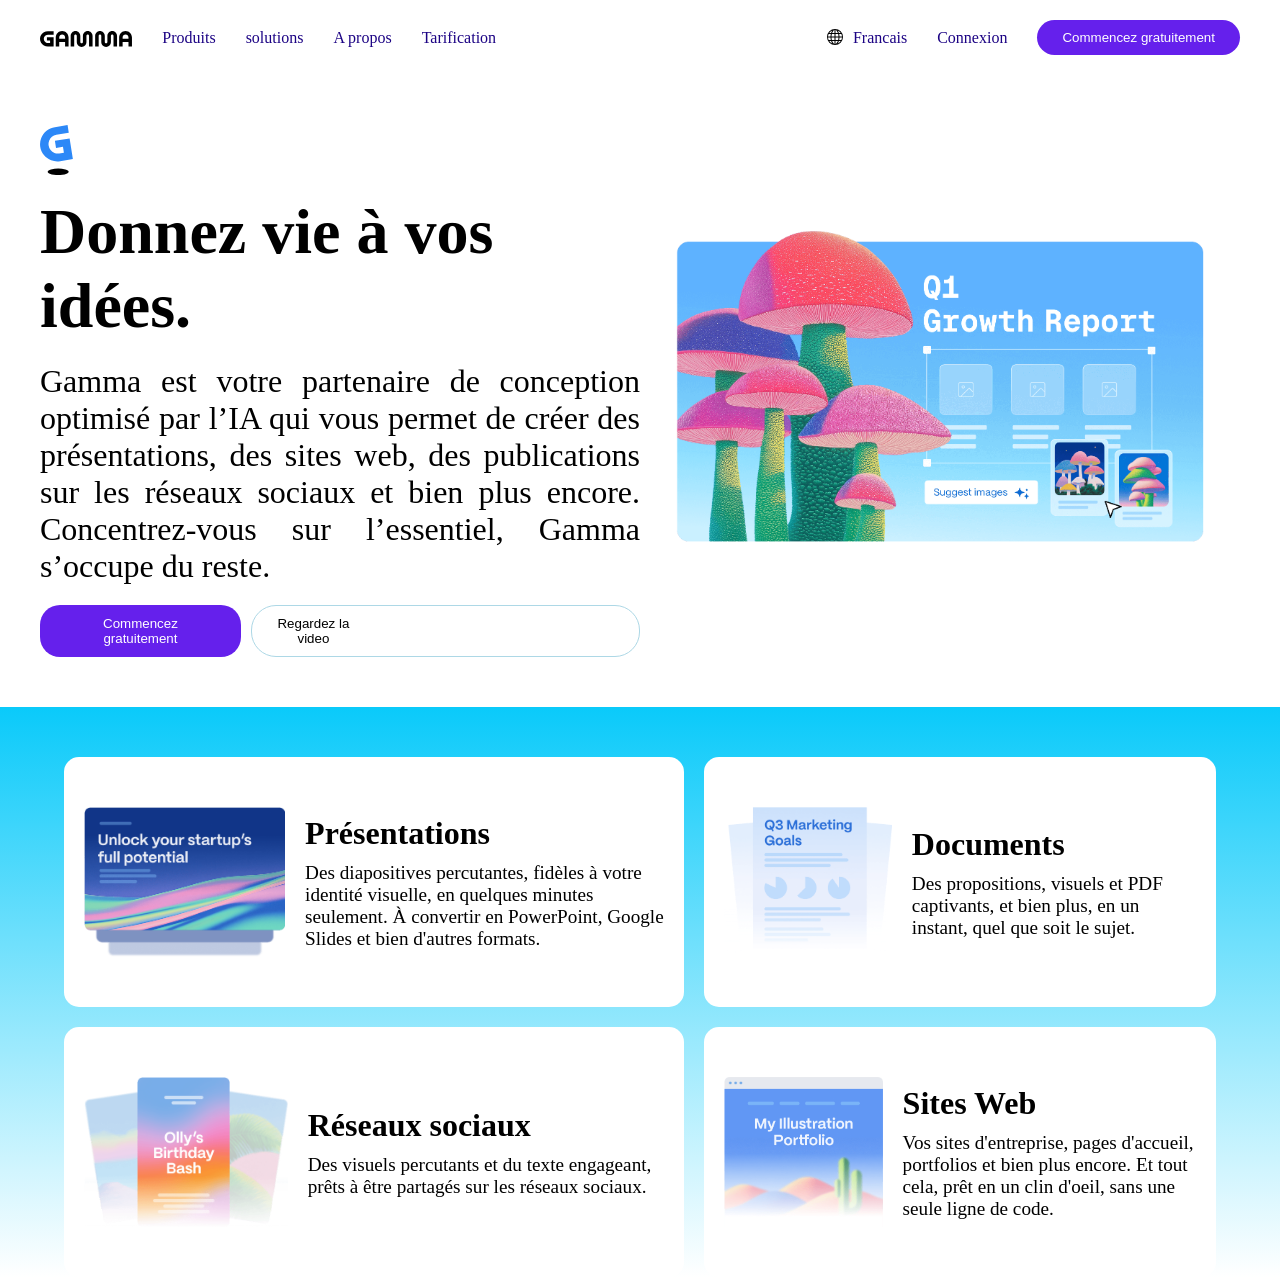
<file: index.html>
<!DOCTYPE html>
<html lang="en">

<head>
    <meta charset="UTF-8">
    <meta name="viewport" content="width=device-width, initial-scale=1.0">
    <title>Document</title>
    <link rel="stylesheet" href="css/style.css">
    <link rel="stylesheet" href="https://fonts.googleapis.com/icon?family=Material+Icons">
</head>

<body>
    <header>
        <nav>
            <ol>
                <li class="logo-item"><a href="#"><img src="./img/brand-logo.svg" alt="Logo"></a></li>
                <li><a href="#">Produits</a></li>
                <li><a href="#">solutions</a></li>
                <li><a href="#">A propos</a></li>
                <li><a href="#">Tarification</a></li>
            </ol>
        </nav>
        <div>
            <ul>
                <li class="lang-switch">
                    <img src="./img/globe.svg" alt="" aria-hidden="true">
                    <a href="">Francais</a>
                </li>
                <li><a href="">Connexion</a></li>
                <li><button class="start-btn">Commencez gratuitement</button></li>
            </ul>
        </div>
    </header>
    <main>
        <section id="section1">
            <div>
                <img class="logo-section" src="img/logo.svg" alt="">
                <h2>Donnez vie à vos idées.</h2>
                <p>Gamma est votre partenaire de conception optimisé par l’IA qui vous permet de créer des
                    présentations, des sites web, des publications sur les réseaux sociaux et bien plus encore.
                    Concentrez-vous sur l’essentiel, Gamma s’occupe du reste.</p>
                <div class="group-btn">
                    <button class="start-btn ">Commencez gratuitement</button>
                    <button class="video-btn">Regardez la video <i class="material-icons">arrow_right</i> </button>
                </div>
            </div>
            <img src="img/mushrooms-@2x.a6803fd9.png" alt="">
        </section>
        <section class="section2">
            <div>
                <article>
                    <img src="img/presentations.763772e8.png" alt="Presentations">
                    <div>
                        <h3>Présentations</h3>
                        <p>Des diapositives percutantes, fidèles à votre identité visuelle, en quelques minutes
                            seulement. À convertir en PowerPoint, Google Slides et bien d'autres formats.</p>
                    </div>
                </article>
                <article>
                    <img src="img/social-media.92c87b78.png" alt="medias">
                    <div>
                        <h3>Réseaux sociaux</h3>
                        <p>Des visuels percutants et du texte engageant, prêts à être partagés sur les réseaux sociaux.
                        </p>
                    </div>
                </article>
            </div>
            <div>
                <article>
                    <img src="img/documents.9432382f.png" alt="documents">
                    <div>
                        <h3>Documents</h3>
                        <p>Des propositions, visuels et PDF captivants, et bien plus, en un instant, quel que soit le
                            sujet.
                        </p>
                    </div>
                </article>
                <article>
                    <img src="img/websites.45fd7540.png" alt="websites">
                    <div>
                        <h3>Sites Web</h3>
                        <p>Vos sites d'entreprise, pages d'accueil, portfolios et bien plus encore. Et tout cela, prêt
                            en un
                            clin d'oeil, sans une seule ligne de code.</p>
                    </div>
                </article>
            </div>

        </section>
    </main>
    <footer></footer>
</body>

</html>
</file>
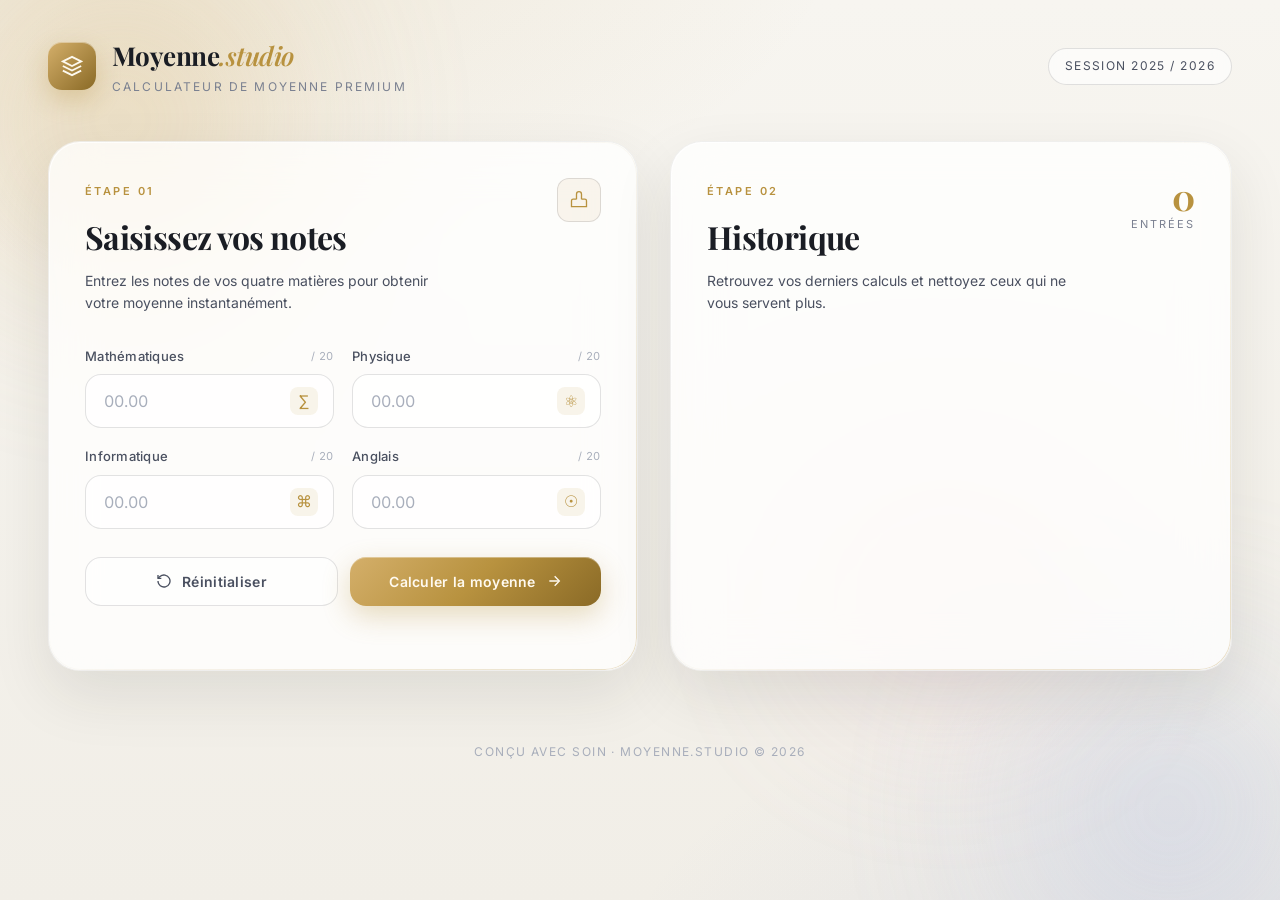
<file: js playground/tp1/index.html>
<!DOCTYPE html>
<html lang="fr">
<head>
    <meta charset="UTF-8">
    <meta name="viewport" content="width=device-width, initial-scale=1.0">
    <title>Calcul Moyenne | Premium</title>
    <link rel="preconnect" href="https://fonts.googleapis.com">
    <link rel="preconnect" href="https://fonts.gstatic.com" crossorigin>
    <link href="https://fonts.googleapis.com/css2?family=Inter:wght@300;400;500;600;700;800&family=Playfair+Display:wght@600;700&display=swap" rel="stylesheet">
    <link rel="stylesheet" href="css/style.css">
    <script src="js/utils.js" defer></script>
    <script src="js/main.js" defer></script>
</head>
<body>
    <div class="background-orbs">
        <div class="orb orb-1"></div>
        <div class="orb orb-2"></div>
        <div class="orb orb-3"></div>
    </div>

    <header class="app-header">
        <div class="brand">
            <div class="brand-mark">
                <svg viewBox="0 0 24 24" fill="none" stroke="currentColor" stroke-width="2">
                    <path d="M12 2L2 7l10 5 10-5-10-5z"/>
                    <path d="M2 17l10 5 10-5"/>
                    <path d="M2 12l10 5 10-5"/>
                </svg>
            </div>
            <div class="brand-text">
                <h1>Moyenne<span>.studio</span></h1>
                <p>Calculateur de moyenne premium</p>
            </div>
        </div>
        <div class="header-meta">
            <span class="badge">Session 2025 / 2026</span>
        </div>
    </header>

    <main class="layout">

        <section class="panel form-panel">
            <div class="panel-header">
                <div>
                    <span class="eyebrow">Étape 01</span>
                    <h2>Saisissez vos notes</h2>
                    <p class="subtitle">Entrez les notes de vos quatre matières pour obtenir votre moyenne instantanément.</p>
                </div>
                <div class="panel-icon">
                    <svg viewBox="0 0 24 24" fill="none" stroke="currentColor" stroke-width="1.6">
                        <path d="M9 11H5a2 2 0 0 0-2 2v7h18v-7a2 2 0 0 0-2-2h-4"/>
                        <path d="M9 11V5a3 3 0 0 1 6 0v6"/>
                    </svg>
                </div>
            </div>

            <div class="grade-form">
                <div class="grid">
                    <div class="field">
                        <label for="note1">
                            <span class="field-label">Mathématiques</span>
                            <span class="field-tag">/ 20</span>
                        </label>
                        <div class="input-wrap">
                            <input type="number" id="note1" name="note1" min="0" max="20" step="0.25" placeholder="00.00">
                            <span class="input-icon">∑</span>
                        </div>
                    </div>

                    <div class="field">
                        <label for="note2">
                            <span class="field-label">Physique</span>
                            <span class="field-tag">/ 20</span>
                        </label>
                        <div class="input-wrap">
                            <input type="number" id="note2" name="note2" min="0" max="20" step="0.25" placeholder="00.00">
                            <span class="input-icon">⚛</span>
                        </div>
                    </div>

                    <div class="field">
                        <label for="note3">
                            <span class="field-label">Informatique</span>
                            <span class="field-tag">/ 20</span>
                        </label>
                        <div class="input-wrap">
                            <input type="number" id="note3" name="note3" min="0" max="20" step="0.25" placeholder="00.00">
                            <span class="input-icon">⌘</span>
                        </div>
                    </div>

                    <div class="field">
                        <label for="note4">
                            <span class="field-label">Anglais</span>
                            <span class="field-tag">/ 20</span>
                        </label>
                        <div class="input-wrap">
                            <input type="number" id="note4" name="note4" min="0" max="20" step="0.25" placeholder="00.00">
                            <span class="input-icon">☉</span>
                        </div>
                    </div>
                </div>

                <div class="actions">
                    <button id="resetbtn" class="btn btn-ghost">
                        <svg viewBox="0 0 24 24" fill="none" stroke="currentColor" stroke-width="2">
                            <path d="M3 12a9 9 0 1 0 3-6.7L3 8"/>
                            <path d="M3 3v5h5"/>
                        </svg>
                        Réinitialiser
                    </button>
                    <button id="moyennebtn" class="btn btn-primary">
                        <span>Calculer la moyenne</span>
                        <svg viewBox="0 0 24 24" fill="none" stroke="currentColor" stroke-width="2">
                            <path d="M5 12h14"/>
                            <path d="M13 5l7 7-7 7"/>
                        </svg>
                    </button>
                </div>

              
            </div>
        </section>

        <section class="panel history-panel">
            <div class="panel-header">
                <div>
                    <span class="eyebrow">Étape 02</span>
                    <h2>Historique</h2>
                    <p class="subtitle">Retrouvez vos derniers calculs et nettoyez ceux qui ne vous servent plus.</p>
                </div>
                <div class="history-stats">
                    <span class="count">03</span>
                    <span class="count-label">entrées</span>
                </div>
            </div>

            <ul id="historyList" class="history-list">

                <!-- <li class="history-item">
                    <div class="history-top">
                        <div class="history-meta">
                            <span class="date">28 avril 2026</span>
                            <span class="time">14:32</span>
                        </div>
                        <div class="history-mention mention-good">Très bien</div>
                    </div>
                    <div class="history-notes">
                        <div class="note-chip"><span class="note-label">Math</span><span class="note-value">17.50</span></div>
                        <div class="note-chip"><span class="note-label">Phys</span><span class="note-value">15.00</span></div>
                        <div class="note-chip"><span class="note-label">Info</span><span class="note-value">18.25</span></div>
                        <div class="note-chip"><span class="note-label">Ang</span><span class="note-value">14.75</span></div>
                    </div>
                    <div class="history-bottom">
                        <div class="moyenne-display">
                            <span class="moyenne-label">Moyenne</span>
                            <span class="moyenne-value">16.38<small>/20</small></span>
                        </div>
                        <button type="button" class="btn-erase" aria-label="Supprimer l'entrée">
                            <svg viewBox="0 0 24 24" fill="none" stroke="currentColor" stroke-width="2">
                                <path d="M3 6h18"/>
                                <path d="M8 6V4a2 2 0 0 1 2-2h4a2 2 0 0 1 2 2v2"/>
                                <path d="M19 6l-1 14a2 2 0 0 1-2 2H8a2 2 0 0 1-2-2L5 6"/>
                                <path d="M10 11v6"/>
                                <path d="M14 11v6"/>
                            </svg>
                            <span>Effacer</span>
                        </button>
                    </div>
                </li>

                <li class="history-item">
                    <div class="history-top">
                        <div class="history-meta">
                            <span class="date">27 avril 2026</span>
                            <span class="time">09:18</span>
                        </div>
                        <div class="history-mention mention-okay">Assez bien</div>
                    </div>
                    <div class="history-notes">
                        <div class="note-chip"><span class="note-label">Math</span><span class="note-value">12.00</span></div>
                        <div class="note-chip"><span class="note-label">Phys</span><span class="note-value">13.50</span></div>
                        <div class="note-chip"><span class="note-label">Info</span><span class="note-value">15.00</span></div>
                        <div class="note-chip"><span class="note-label">Ang</span><span class="note-value">11.25</span></div>
                    </div>
                    <div class="history-bottom">
                        <div class="moyenne-display">
                            <span class="moyenne-label">Moyenne</span>
                            <span class="moyenne-value">12.94<small>/20</small></span>
                        </div>
                        <button type="button" class="btn-erase" aria-label="Supprimer l'entrée">
                            <svg viewBox="0 0 24 24" fill="none" stroke="currentColor" stroke-width="2">
                                <path d="M3 6h18"/>
                                <path d="M8 6V4a2 2 0 0 1 2-2h4a2 2 0 0 1 2 2v2"/>
                                <path d="M19 6l-1 14a2 2 0 0 1-2 2H8a2 2 0 0 1-2-2L5 6"/>
                                <path d="M10 11v6"/>
                                <path d="M14 11v6"/>
                            </svg>
                            <span>Effacer</span>
                        </button>
                    </div>
                </li>

                <li class="history-item">
                    <div class="history-top">
                        <div class="history-meta">
                            <span class="date">25 avril 2026</span>
                            <span class="time">21:04</span>
                        </div>
                        <div class="history-mention mention-low">Insuffisant</div>
                    </div>
                    <div class="history-notes">
                        <div class="note-chip"><span class="note-label">Math</span><span class="note-value">08.50</span></div>
                        <div class="note-chip"><span class="note-label">Phys</span><span class="note-value">09.75</span></div>
                        <div class="note-chip"><span class="note-label">Info</span><span class="note-value">10.00</span></div>
                        <div class="note-chip"><span class="note-label">Ang</span><span class="note-value">07.50</span></div>
                    </div>
                    <div class="history-bottom">
                        <div class="moyenne-display">
                            <span class="moyenne-label">Moyenne</span>
                            <span class="moyenne-value">08.94<small>/20</small></span>
                        </div>
                        <button type="button" class="btn-erase" aria-label="Supprimer l'entrée">
                            <svg viewBox="0 0 24 24" fill="none" stroke="currentColor" stroke-width="2">
                                <path d="M3 6h18"/>
                                <path d="M8 6V4a2 2 0 0 1 2-2h4a2 2 0 0 1 2 2v2"/>
                                <path d="M19 6l-1 14a2 2 0 0 1-2 2H8a2 2 0 0 1-2-2L5 6"/>
                                <path d="M10 11v6"/>
                                <path d="M14 11v6"/>
                            </svg>
                            <span>Effacer</span>
                        </button>
                    </div>
                </li> -->

            </ul>
        </section>

    </main>

    <footer class="app-footer">
        <p>Conçu avec soin · Moyenne.studio © 2026</p>
    </footer>
</body>
</html>
</file>
<file: css/style.css>
/* exemple position absolute https://mehditmimi.com/tools/web-playground/?html=DwEwlgbgBAxgNgQwM5ILwCIB2kCmCCuAjOgHwBQUlUoksiKG2Ee%2BATKRVVzdPMmllwEAzBy7iqwAEb4ALrID2mKLICeABxwYZ8paXhgYAa2AB6HYszkJlM%2BAjXJp%2B%2BTuQSQA&css=EYewJgngBA3gUFKAHAhmMBLAdgcwFxQCsADEgB4DcCUwKAxgNY4BOIArlmALR0gA2IZgRYoIVRAAsAphhwSALgQBMxYgDcJVAL5w4AOiwY1UlGwCMsarUYt2nHv0EFmUsOKjTZCggA51m6lR0bHwiUkpAkABnDHkMECxnKT4UOONtXQMjEzYlS0RrJlYObl4BIRo%2BNil3TzlFKDNVAFJ3IMxcAhJyDP1DY1MAZnyaeiK7UscKiGSBAHdamXqCJuJWyJi4hKSUtJq4HWA2eXkE%2BEQkaNj4xKgUYCj%2BY-2CkBOQAFsCcPdmLwafgcgA */
:root {
  --padding-left-right: 40px;
}
* {
  padding: 0;
  margin: 0;
}
header {
  display: flex;
  justify-content: space-between;
  padding: 20px var(--padding-left-right);
  align-items: center;
}
header ol {
  display: flex;
  align-items: flex-end;
  gap: 30px;
}
header li {
  display: block;
}
header li a {
  text-decoration: none;
  color: rgb(28, 3, 132);
}
header .logo-item {
  height: 16px;
}
header img {
  height: 100%;
}

header ul {
  display: flex;
  gap: 30px;
  align-items: center;
}
header .lang-switch {
  display: flex;
  gap: 10px;
}

/* ============== main ================= */
/* ============== section 1 ================= */
main #section1 {
  display: flex;
  padding: 50px var(--padding-left-right);
  align-items: center;
}
main #section1 .logo-section {
  height: 50px;
}
main #section1 > * {
  width: 50%;
}
main #section1 > div {
  display: flex;
  flex-direction: column;
  gap: 20px;
  align-items: flex-start;
}
main #section1 > div h2 {
  font-size: 4em;
}
main #section1 > div p {
  font-size: 2em;
  text-align: justify;
}
.group-btn {
  display: flex;
  gap: 10px;
}
.start-btn {
  padding: 10px 25px;
  color: white;
  border: 0;
  background: #6520ec;
  border-radius: 20px;
}
.video-btn {
  display: flex;
  align-items: center;
  border: 1px solid lightblue;
  padding: 10px;
  border-radius: 25px;
  background-color: white;
}

/* -------------------------- section 2 ------------------------- */
.section2 {
  display: flex;
  background: #0acafa;
  background: linear-gradient(
    180deg,
    rgba(10, 202, 250, 1) 0%,
    rgba(255, 255, 255, 1) 100%
  );
  padding: 50px 5% 0px 5%;
  gap: 20px;
}
.section2 article {
  background-color: white;
  display: flex;
  align-items: center;
  padding: 50px 20px;
  gap: 20px;
  border-radius: 15px;
}
.section2 article h3 {
  font-size: 2em;
  margin-bottom: 10px;
}
.section2 article p {
  font-size: 1.2em;
}
.section2 article img {
  height: 150px;
}
.section2 > div {
  display: flex;
  flex-direction: column;
  gap: 20px;
  justify-content: flex-start;
}

@media screen and (max-width: 980px) {
  body header {
    flex-direction: column;
    gap: 20px;
  }
  .section2 {
    flex-direction: column;
  }
}

@media screen and (max-width: 500px) {
  .section2 article {
    flex-direction: column;
  }
}
</file>
<file: js playground/tp1/css/style.css>
/* =========================================================
   Moyenne.studio · Premium UI · Light Mode
   ========================================================= */

:root {
    --bg-base: #f5f3ee;
    --bg-elev: #fbfaf6;
    --bg-card: rgba(255, 255, 255, 0.78);
    --bg-card-strong: rgba(255, 255, 255, 0.94);
    --border-soft: rgba(20, 22, 30, 0.06);
    --border-mid: rgba(20, 22, 30, 0.12);
    --border-strong: rgba(20, 22, 30, 0.22);

    --text-primary: #1a1d24;
    --text-secondary: #4a5060;
    --text-muted: #7a8090;
    --text-faint: #a8aebb;

    --accent: #b8923f;
    --accent-soft: #d4af6a;
    --accent-deep: #8a6a26;
    --accent-glow: rgba(184, 146, 63, 0.22);

    --success: #2f9e6b;
    --success-glow: rgba(47, 158, 107, 0.12);
    --warning: #c89019;
    --warning-glow: rgba(200, 144, 25, 0.12);
    --danger: #c8523f;
    --danger-glow: rgba(200, 82, 63, 0.10);

    --radius-sm: 10px;
    --radius-md: 16px;
    --radius-lg: 24px;
    --radius-xl: 32px;

    --shadow-soft: 0 8px 24px rgba(40, 35, 25, 0.06);
    --shadow-deep: 0 24px 60px rgba(40, 35, 25, 0.10);
    --shadow-glow: 0 0 40px var(--accent-glow);

    --font-sans: 'Inter', -apple-system, BlinkMacSystemFont, sans-serif;
    --font-display: 'Playfair Display', Georgia, serif;

    --t-fast: 160ms cubic-bezier(.4, 0, .2, 1);
    --t-mid: 280ms cubic-bezier(.4, 0, .2, 1);
}

* {
    margin: 0;
    padding: 0;
    box-sizing: border-box;
}

html, body {
    min-height: 100vh;
}

body {
    font-family: var(--font-sans);
    background: var(--bg-base);
    color: var(--text-primary);
    font-size: 15px;
    line-height: 1.55;
    -webkit-font-smoothing: antialiased;
    -moz-osx-font-smoothing: grayscale;
    overflow-x: hidden;
    position: relative;
    background-image:
        radial-gradient(1200px 600px at 10% -10%, rgba(184, 146, 63, 0.14), transparent 60%),
        radial-gradient(900px 500px at 90% 110%, rgba(109, 130, 208, 0.10), transparent 60%),
        linear-gradient(180deg, #f7f5f0 0%, #f1eee7 100%);
}

/* ---------- Background orbs ---------- */
.background-orbs {
    position: fixed;
    inset: 0;
    pointer-events: none;
    z-index: 0;
    overflow: hidden;
}

.orb {
    position: absolute;
    border-radius: 50%;
    filter: blur(90px);
    opacity: 0.45;
    animation: drift 18s ease-in-out infinite;
}

.orb-1 {
    width: 480px;
    height: 480px;
    background: radial-gradient(circle, #d4af6a, transparent 70%);
    top: -120px;
    left: -120px;
}

.orb-2 {
    width: 420px;
    height: 420px;
    background: radial-gradient(circle, #a8b8e0, transparent 70%);
    bottom: -120px;
    right: -100px;
    animation-delay: -6s;
}

.orb-3 {
    width: 360px;
    height: 360px;
    background: radial-gradient(circle, #e0a8c4, transparent 70%);
    top: 45%;
    left: 60%;
    opacity: 0.30;
    animation-delay: -12s;
}

@keyframes drift {
    0%, 100% { transform: translate(0, 0) scale(1); }
    50%      { transform: translate(40px, -30px) scale(1.08); }
}

/* ---------- Header ---------- */
.app-header {
    position: relative;
    z-index: 2;
    max-width: 1280px;
    margin: 0 auto;
    padding: 36px 48px 12px;
    display: flex;
    align-items: center;
    justify-content: space-between;
    gap: 24px;
}

.brand {
    display: flex;
    align-items: center;
    gap: 16px;
}

.brand-mark {
    width: 48px;
    height: 48px;
    border-radius: 14px;
    background: linear-gradient(135deg, var(--accent-soft), var(--accent-deep));
    display: grid;
    place-items: center;
    color: #fdf9ee;
    box-shadow: 0 10px 24px rgba(184, 146, 63, 0.32), inset 0 1px 0 rgba(255, 255, 255, 0.4);
}

.brand-mark svg {
    width: 22px;
    height: 22px;
}

.brand-text h1 {
    font-family: var(--font-display);
    font-size: 26px;
    font-weight: 700;
    letter-spacing: -0.02em;
    color: var(--text-primary);
}

.brand-text h1 span {
    color: var(--accent);
    font-style: italic;
    font-weight: 600;
}

.brand-text p {
    font-size: 12px;
    text-transform: uppercase;
    letter-spacing: 0.18em;
    color: var(--text-muted);
    margin-top: 2px;
}

.badge {
    display: inline-flex;
    align-items: center;
    padding: 8px 16px;
    border: 1px solid var(--border-mid);
    border-radius: 999px;
    font-size: 12px;
    letter-spacing: 0.12em;
    text-transform: uppercase;
    color: var(--text-secondary);
    background: rgba(255, 255, 255, 0.6);
    backdrop-filter: blur(8px);
}

/* ---------- Layout ---------- */
.layout {
    position: relative;
    z-index: 2;
    max-width: 1280px;
    margin: 0 auto;
    padding: 32px 48px 48px;
    display: grid;
    grid-template-columns: 1.05fr 1fr;
    gap: 32px;
}

/* ---------- Panel base ---------- */
.panel {
    position: relative;
    background: var(--bg-card);
    border: 1px solid var(--border-soft);
    border-radius: var(--radius-xl);
    padding: 36px;
    backdrop-filter: blur(24px) saturate(140%);
    -webkit-backdrop-filter: blur(24px) saturate(140%);
    box-shadow: var(--shadow-deep);
    overflow: hidden;
}

.panel::before {
    content: '';
    position: absolute;
    inset: 0;
    border-radius: inherit;
    padding: 1px;
    background: linear-gradient(135deg, rgba(255, 255, 255, 0.9), transparent 40%, rgba(184, 146, 63, 0.28) 100%);
    -webkit-mask: linear-gradient(#000 0 0) content-box, linear-gradient(#000 0 0);
    -webkit-mask-composite: xor;
    mask-composite: exclude;
    pointer-events: none;
}

.panel-header {
    display: flex;
    justify-content: space-between;
    align-items: flex-start;
    gap: 24px;
    margin-bottom: 32px;
}

.eyebrow {
    display: inline-block;
    font-size: 11px;
    text-transform: uppercase;
    letter-spacing: 0.22em;
    color: var(--accent);
    font-weight: 600;
    margin-bottom: 12px;
}

.panel-header h2 {
    font-family: var(--font-display);
    font-size: 32px;
    font-weight: 700;
    letter-spacing: -0.02em;
    color: var(--text-primary);
    margin-bottom: 8px;
}

.subtitle {
    color: var(--text-secondary);
    font-size: 14px;
    max-width: 380px;
    line-height: 1.6;
}

.panel-icon {
    width: 44px;
    height: 44px;
    border-radius: 12px;
    border: 1px solid var(--border-mid);
    display: grid;
    place-items: center;
    color: var(--accent);
    background: rgba(184, 146, 63, 0.08);
}

.panel-icon svg {
    width: 20px;
    height: 20px;
}

/* ---------- Form ---------- */
.grid {
    display: grid;
    grid-template-columns: 1fr 1fr;
    gap: 18px;
    margin-bottom: 28px;
}

.field label {
    display: flex;
    align-items: center;
    justify-content: space-between;
    margin-bottom: 8px;
}

.field-label {
    font-size: 13px;
    font-weight: 500;
    color: var(--text-secondary);
    letter-spacing: 0.02em;
}

.field-tag {
    font-size: 11px;
    color: var(--text-faint);
    font-variant-numeric: tabular-nums;
    letter-spacing: 0.05em;
}

.input-wrap {
    position: relative;
    display: flex;
    align-items: center;
}

.input-wrap input {
    width: 100%;
    padding: 16px 48px 16px 18px;
    background: rgba(255, 255, 255, 0.7);
    border: 1px solid var(--border-mid);
    border-radius: var(--radius-md);
    color: var(--text-primary);
    font-size: 16px;
    font-weight: 500;
    font-family: var(--font-sans);
    font-variant-numeric: tabular-nums;
    transition: border-color var(--t-fast), background var(--t-fast), box-shadow var(--t-fast);
    outline: none;
}

.input-wrap input::placeholder {
    color: var(--text-faint);
    font-weight: 400;
}

.input-wrap input:hover {
    border-color: var(--border-strong);
    background: rgba(255, 255, 255, 0.9);
}

.input-wrap input:focus {
    border-color: var(--accent);
    background: #ffffff;
    box-shadow: 0 0 0 4px rgba(184, 146, 63, 0.14);
}

.input-icon {
    position: absolute;
    right: 16px;
    width: 28px;
    height: 28px;
    display: grid;
    place-items: center;
    color: var(--accent);
    font-size: 16px;
    border-radius: 8px;
    background: rgba(184, 146, 63, 0.10);
    pointer-events: none;
    transition: transform var(--t-fast);
}

.input-wrap input:focus + .input-icon {
    transform: scale(1.08);
}

/* Hide spinner */
.input-wrap input[type="number"]::-webkit-inner-spin-button,
.input-wrap input[type="number"]::-webkit-outer-spin-button {
    -webkit-appearance: none;
    margin: 0;
}
.input-wrap input[type="number"] {
    -moz-appearance: textfield;
}

/* ---------- Buttons ---------- */
.actions {
    display: flex;
    gap: 12px;
    margin-bottom: 28px;
}

.btn {
    flex: 1;
    display: inline-flex;
    align-items: center;
    justify-content: center;
    gap: 10px;
    padding: 15px 22px;
    border: none;
    border-radius: var(--radius-md);
    font-family: var(--font-sans);
    font-size: 14px;
    font-weight: 600;
    letter-spacing: 0.02em;
    cursor: pointer;
    transition: transform var(--t-fast), background var(--t-fast), box-shadow var(--t-fast), border-color var(--t-fast);
    position: relative;
    overflow: hidden;
}

.btn svg {
    width: 16px;
    height: 16px;
}

.btn-primary {
    background: linear-gradient(135deg, var(--accent-soft) 0%, var(--accent) 50%, var(--accent-deep) 100%);
    color: #fffaf0;
    box-shadow: 0 10px 28px rgba(184, 146, 63, 0.32), inset 0 1px 0 rgba(255, 255, 255, 0.35);
}

.btn-primary::after {
    content: '';
    position: absolute;
    inset: 0;
    background: linear-gradient(135deg, transparent 0%, rgba(255, 255, 255, 0.30) 50%, transparent 100%);
    transform: translateX(-100%);
    transition: transform 600ms ease;
}

.btn-primary:hover {
    transform: translateY(-1px);
    box-shadow: 0 14px 36px rgba(184, 146, 63, 0.42), inset 0 1px 0 rgba(255, 255, 255, 0.35);
}

.btn-primary:hover::after {
    transform: translateX(100%);
}

.btn-primary:active {
    transform: translateY(0);
}

.btn-ghost {
    background: rgba(255, 255, 255, 0.6);
    border: 1px solid var(--border-mid);
    color: var(--text-secondary);
}

.btn-ghost:hover {
    background: #ffffff;
    border-color: var(--border-strong);
    color: var(--text-primary);
    transform: translateY(-1px);
    box-shadow: var(--shadow-soft);
}

.btn-ghost:active {
    transform: translateY(0);
}

/* ---------- Result preview ---------- */
.result-preview {
    border: 1px dashed var(--border-mid);
    border-radius: var(--radius-lg);
    padding: 24px 28px;
    background: linear-gradient(180deg, rgba(184, 146, 63, 0.06), rgba(184, 146, 63, 0.0));
    display: flex;
    align-items: center;
    justify-content: space-between;
    gap: 16px;
    flex-wrap: wrap;
}

.result-label {
    font-size: 11px;
    text-transform: uppercase;
    letter-spacing: 0.22em;
    color: var(--text-muted);
}

.result-value {
    font-family: var(--font-display);
    font-size: 44px;
    font-weight: 700;
    color: var(--text-primary);
    line-height: 1;
    font-variant-numeric: tabular-nums;
}

.result-value span {
    font-size: 18px;
    color: var(--text-faint);
    font-weight: 400;
    margin-left: 4px;
}

.result-mention {
    font-size: 12px;
    color: var(--text-muted);
    text-transform: uppercase;
    letter-spacing: 0.16em;
    padding: 6px 14px;
    border-radius: 999px;
    border: 1px solid var(--border-mid);
    background: rgba(255, 255, 255, 0.5);
}

/* ---------- History ---------- */
.history-stats {
    display: flex;
    flex-direction: column;
    align-items: flex-end;
    gap: 2px;
}

.history-stats .count {
    font-family: var(--font-display);
    font-size: 36px;
    font-weight: 700;
    color: var(--accent);
    line-height: 1;
    font-variant-numeric: tabular-nums;
}

.history-stats .count-label {
    font-size: 11px;
    text-transform: uppercase;
    letter-spacing: 0.18em;
    color: var(--text-muted);
}

.history-list {
    list-style: none;
    display: flex;
    flex-direction: column;
    gap: 14px;
    max-height: 640px;
    overflow-y: auto;
    padding-right: 6px;
    margin-right: -6px;
}

.history-list::-webkit-scrollbar {
    width: 6px;
}

.history-list::-webkit-scrollbar-thumb {
    background: var(--border-mid);
    border-radius: 999px;
}

.history-list::-webkit-scrollbar-thumb:hover {
    background: var(--border-strong);
}

.history-item {
    background: var(--bg-card-strong);
    border: 1px solid var(--border-soft);
    border-radius: var(--radius-lg);
    padding: 20px 22px;
    transition: border-color var(--t-fast), transform var(--t-fast), box-shadow var(--t-fast);
    position: relative;
}

.history-item:hover {
    border-color: var(--border-strong);
    transform: translateY(-2px);
    box-shadow: var(--shadow-soft);
}

.history-top {
    display: flex;
    justify-content: space-between;
    align-items: center;
    margin-bottom: 16px;
}

.history-meta {
    display: flex;
    align-items: baseline;
    gap: 10px;
}

.history-meta .date {
    font-size: 13px;
    font-weight: 500;
    color: var(--text-primary);
}

.history-meta .time {
    font-size: 12px;
    color: var(--text-muted);
    font-variant-numeric: tabular-nums;
}

.history-mention {
    font-size: 11px;
    text-transform: uppercase;
    letter-spacing: 0.14em;
    font-weight: 600;
    padding: 5px 12px;
    border-radius: 999px;
    border: 1px solid;
}

.mention-good {
    color: var(--success);
    background: var(--success-glow);
    border-color: rgba(47, 158, 107, 0.28);
}

.mention-okay {
    color: var(--warning);
    background: var(--warning-glow);
    border-color: rgba(200, 144, 25, 0.28);
}

.mention-low {
    color: var(--danger);
    background: var(--danger-glow);
    border-color: rgba(200, 82, 63, 0.28);
}

.history-notes {
    display: grid;
    grid-template-columns: repeat(4, 1fr);
    gap: 8px;
    margin-bottom: 18px;
}

.note-chip {
    display: flex;
    flex-direction: column;
    align-items: center;
    gap: 4px;
    padding: 12px 8px;
    background: rgba(245, 243, 238, 0.7);
    border: 1px solid var(--border-soft);
    border-radius: var(--radius-sm);
    transition: border-color var(--t-fast), background var(--t-fast);
}

.note-chip:hover {
    border-color: var(--border-mid);
    background: rgba(245, 243, 238, 1);
}

.note-label {
    font-size: 10px;
    text-transform: uppercase;
    letter-spacing: 0.14em;
    color: var(--text-muted);
    font-weight: 600;
}

.note-value {
    font-size: 16px;
    font-weight: 600;
    color: var(--text-primary);
    font-variant-numeric: tabular-nums;
    letter-spacing: -0.01em;
}

.history-bottom {
    display: flex;
    justify-content: space-between;
    align-items: center;
    padding-top: 16px;
    border-top: 1px solid var(--border-soft);
}

.moyenne-display {
    display: flex;
    flex-direction: column;
    gap: 2px;
}

.moyenne-label {
    font-size: 10px;
    text-transform: uppercase;
    letter-spacing: 0.18em;
    color: var(--text-muted);
    font-weight: 600;
}

.moyenne-value {
    font-family: var(--font-display);
    font-size: 24px;
    font-weight: 700;
    color: var(--accent);
    font-variant-numeric: tabular-nums;
    line-height: 1.1;
}

.moyenne-value small {
    font-size: 13px;
    color: var(--text-faint);
    font-weight: 400;
    margin-left: 2px;
}

.btn-erase {
    display: inline-flex;
    align-items: center;
    gap: 8px;
    padding: 9px 14px;
    background: rgba(255, 255, 255, 0.6);
    border: 1px solid var(--border-mid);
    border-radius: var(--radius-sm);
    color: var(--text-secondary);
    font-family: var(--font-sans);
    font-size: 12px;
    font-weight: 500;
    letter-spacing: 0.04em;
    cursor: pointer;
    transition: all var(--t-fast);
}

.btn-erase svg {
    width: 14px;
    height: 14px;
}

.btn-erase:hover {
    background: var(--danger-glow);
    border-color: rgba(200, 82, 63, 0.4);
    color: var(--danger);
    transform: translateY(-1px);
}

.btn-erase:active {
    transform: translateY(0);
}

/* ---------- Footer ---------- */
.app-footer {
    position: relative;
    z-index: 2;
    max-width: 1280px;
    margin: 0 auto;
    padding: 24px 48px 48px;
    text-align: center;
}

.app-footer p {
    font-size: 12px;
    color: var(--text-faint);
    letter-spacing: 0.12em;
    text-transform: uppercase;
}

/* ---------- Responsive ---------- */
@media (max-width: 1024px) {
    .layout {
        grid-template-columns: 1fr;
        padding: 24px;
    }
    .app-header,
    .app-footer {
        padding-left: 24px;
        padding-right: 24px;
    }
}

@media (max-width: 640px) {
    .app-header {
        flex-direction: column;
        align-items: flex-start;
        padding: 24px 20px 8px;
    }
    .layout {
        padding: 20px;
        gap: 20px;
    }
    .panel {
        padding: 24px 20px;
        border-radius: var(--radius-lg);
    }
    .panel-header {
        flex-direction: column;
        gap: 16px;
        margin-bottom: 24px;
    }
    .panel-header h2 {
        font-size: 26px;
    }
    .grid {
        grid-template-columns: 1fr;
    }
    .actions {
        flex-direction: column-reverse;
    }
    .history-notes {
        grid-template-columns: repeat(2, 1fr);
    }
    .history-bottom {
        flex-direction: column;
        align-items: flex-start;
        gap: 12px;
    }
    .btn-erase {
        align-self: stretch;
        justify-content: center;
    }
    .result-value {
        font-size: 36px;
    }
}
</file>
